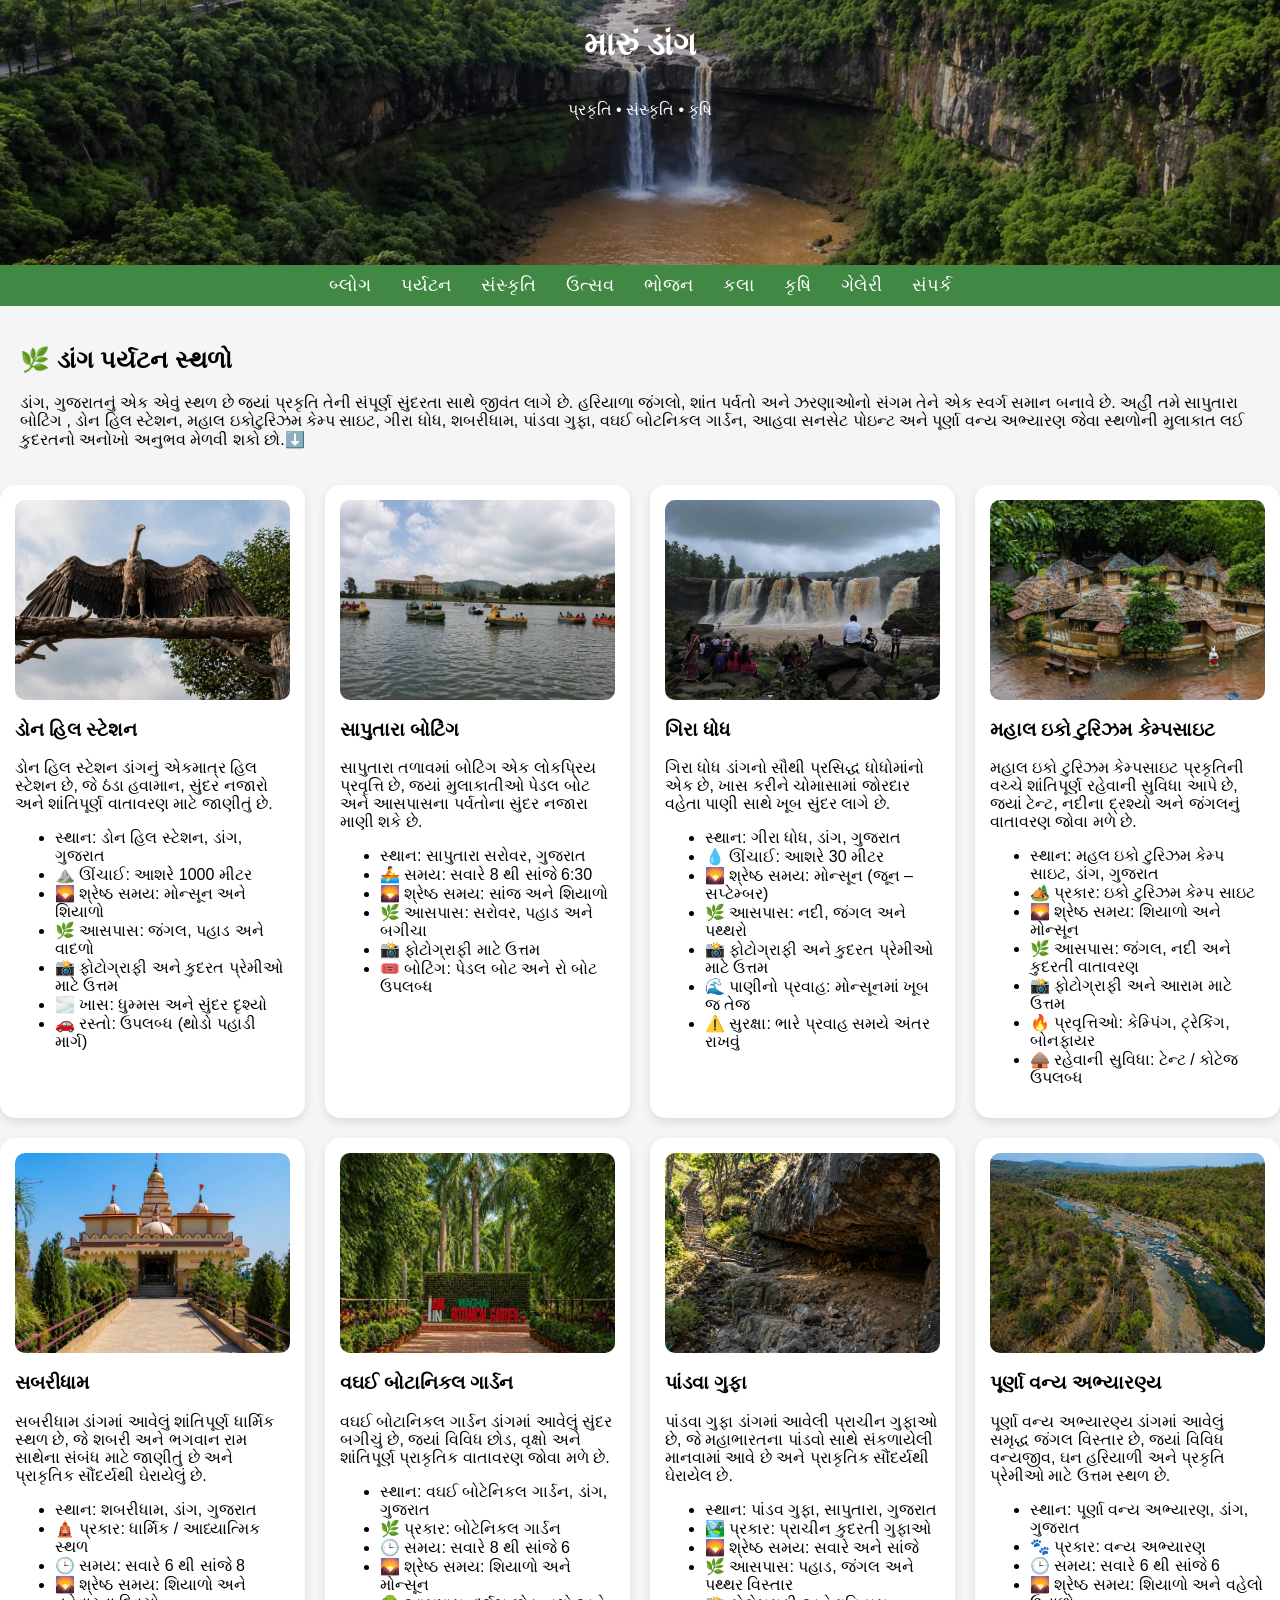
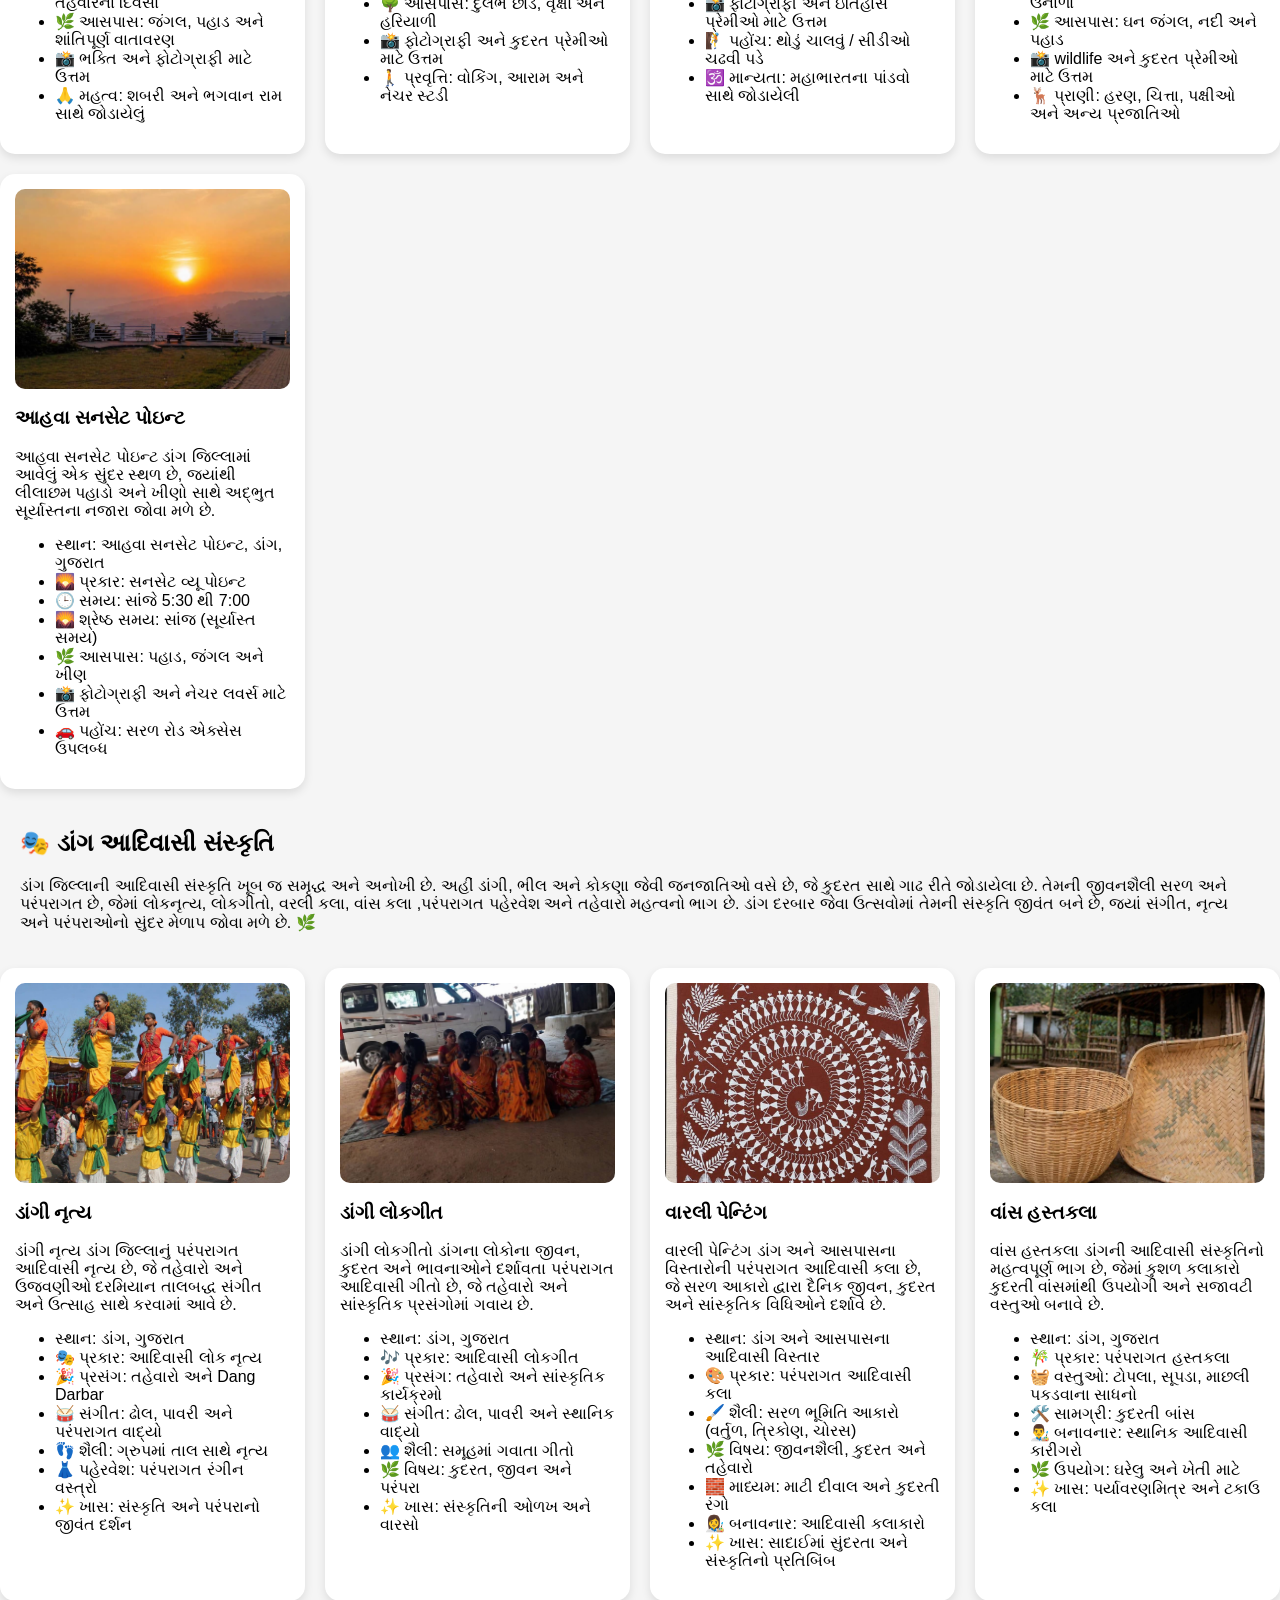
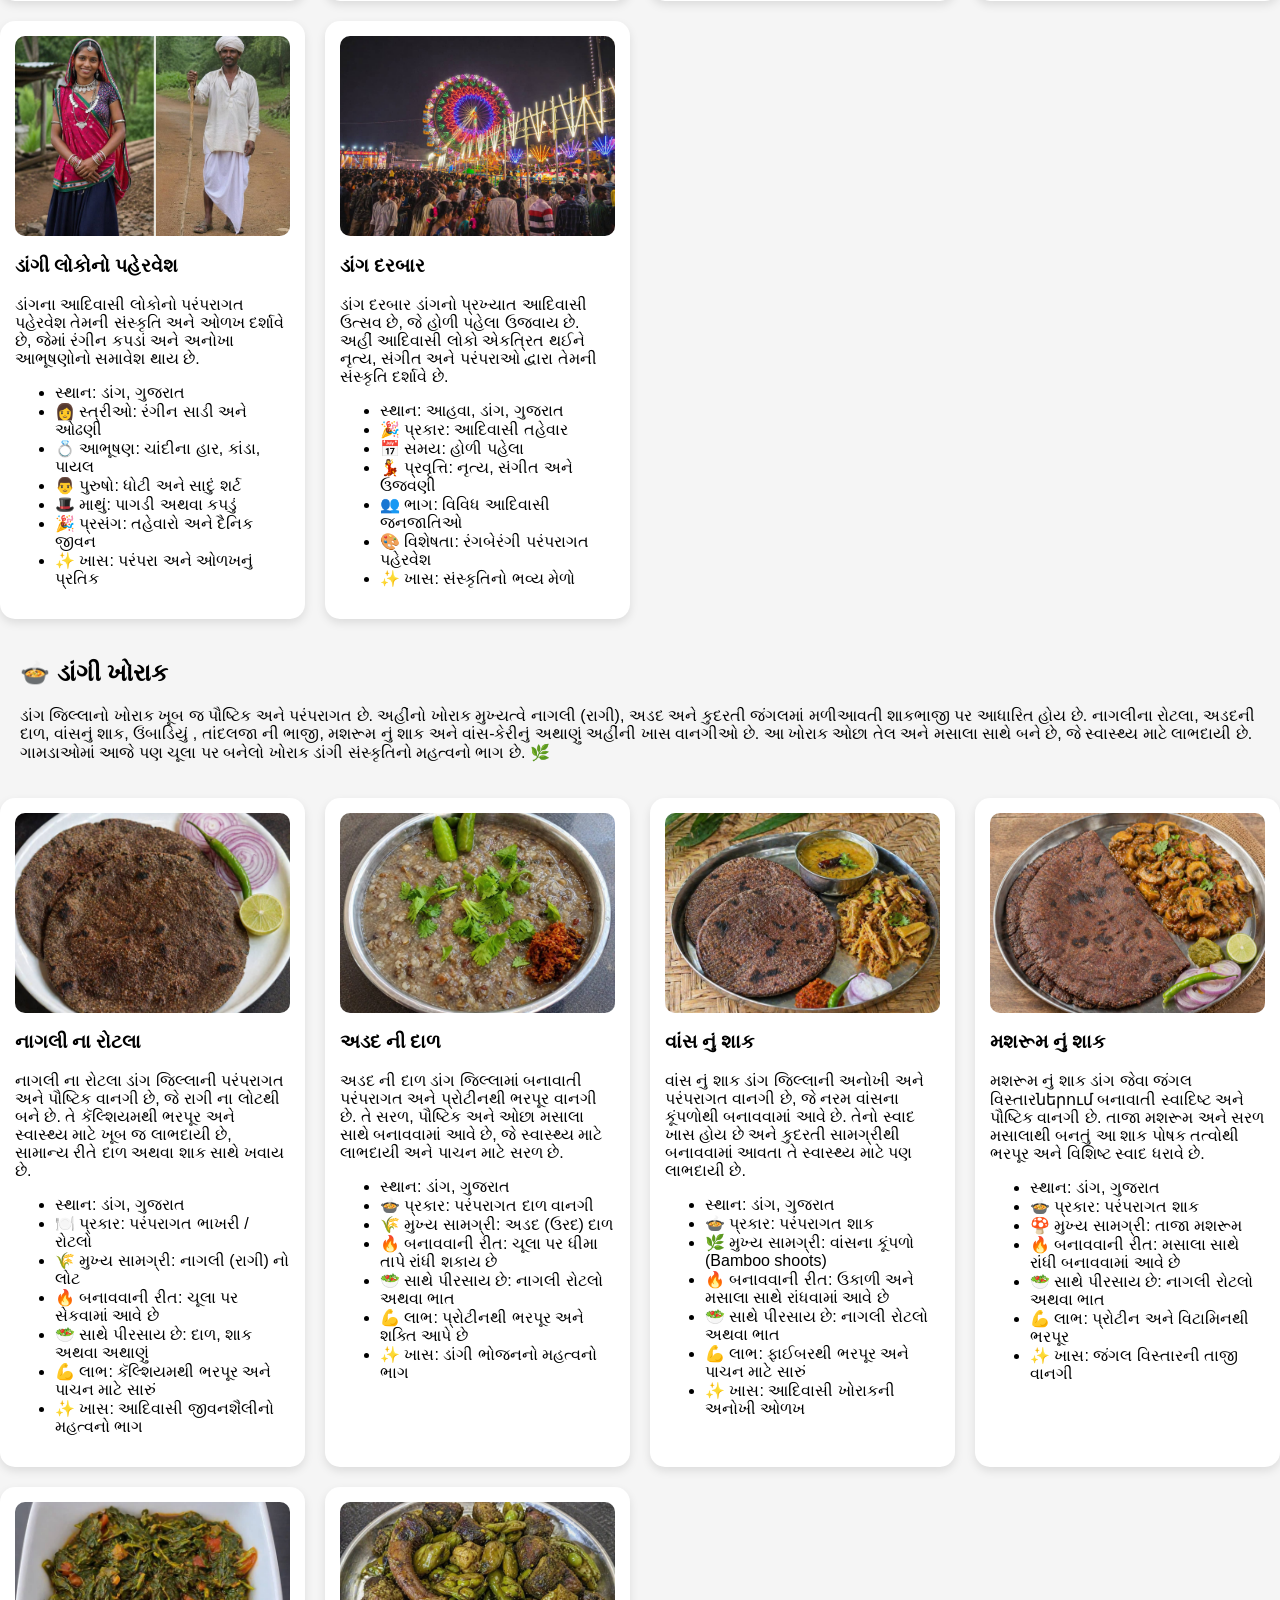
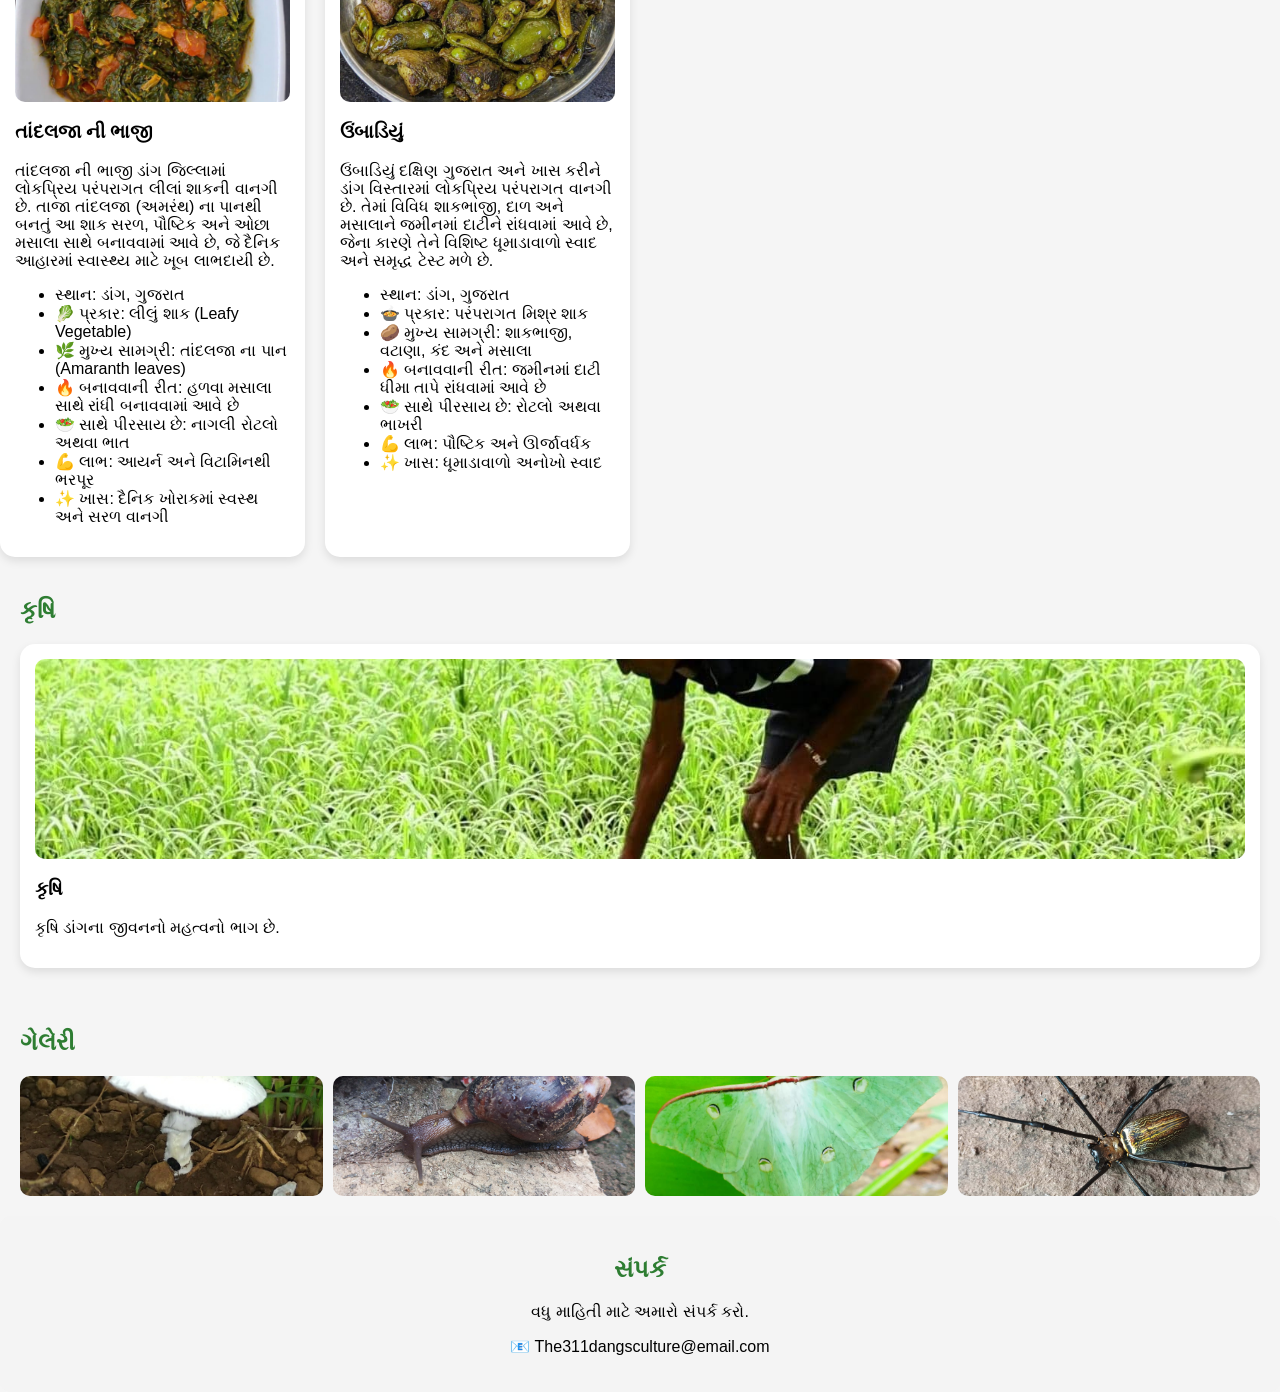
<file: index.html>
<!DOCTYPE html>
<html lang="en">
<head>
<meta charset="UTF-8">
<meta name="viewport" content="width=device-width, initial-scale=1.0">
<meta name="google-site-verification" content="p98OnJxwH-aZrno6Wawo-xqWPZdiuAOjghtSSzNsqsw" />
<title>Maru Dang</title>
<link rel="stylesheet" href="styles.css">

<style>
.lang-btn{
    position: fixed;
    top: 10px;
    right: 10px;
    background: red;
    color: white;
    padding: 8px 12px;
    border: none;
    border-radius: 8px;
}
</style>

</head>

<body>

<!-- 🌐 Language Button -->
<button onclick="toggleLanguage()" class="lang-btn" id="langBtn">ગુજરાતી</button>

<header>
    <h1 data-en="Maru Dang" data-gu="મારું ડાંગ">Maru Dang</h1>
    <p data-en="Nature • Culture • Agriculture" 
       data-gu="પ્રકૃતિ • સંસ્કૃતિ • કૃષિ">
       Nature • Culture • Agriculture
    </p>
</header>

<nav>
    
    <div class="girmal"></div>
    <a href="blog.html" data-en="Blog" data-gu="બ્લોગ">Blog</a>
    <a href="#tourism" data-en="Tourism" data-gu="પર્યટન">Tourism</a>
    <a href="#culture" data-en="Culture" data-gu="સંસ્કૃતિ">Culture</a>
    <a href="#festival" data-en="Festival" data-gu="ઉત્સવ">Festival</a>
    <a href="#food" data-en="Food" data-gu="ભોજન">Food</a>
    <a href="#art" data-en="Art" data-gu="કલા">Art</a>
    <a href="#agriculture" data-en="Agriculture" data-gu="કૃષિ">Agriculture</a>
    <a href="#gallery" data-en="Gallery" data-gu="ગેલેરી">Gallery</a>
    <a href="#contact" data-en="Contact" data-gu="સંપર્ક">Contact</a>
</nav>

<!-- TOURISM -->
<section class="tourism-section">
    <h1 id="title"
        data-gu="🌿 ડાંગ પર્યટન સ્થળો"
        data-en="🌿 DANG TOURISM PLACES">
        🌿 ડાંગ પર્યટન
    </h1>
    
    <p id="desc"
       data-gu="ડાંગ, ગુજરાતનું એક એવું સ્થળ છે જ્યાં પ્રકૃતિ તેની સંપૂર્ણ સુંદરતા સાથે જીવંત લાગે છે. હરિયાળા જંગલો, શાંત પર્વતો અને ઝરણાઓનો સંગમ તેને એક સ્વર્ગ સમાન બનાવે છે. અહીં તમે સાપુતારા બોટિંગ , ડોન હિલ સ્ટેશન, મહાલ ઇકોટુરિઝમ કેમ્પ સાઇટ, ગીરા ધોધ, શબરીધામ, પાંડવા ગુફા, વઘઈ બોટનિકલ ગાર્ડન, આહવા સનસેટ પોઇન્ટ અને પૂર્ણા વન્ય અભ્યારણ જેવા સ્થળોની મુલાકાત લઈ કુદરતનો અનોખો અનુભવ મેળવી શકો છો.⬇️"
       
       data-en="Dang is a beautiful destination in Gujarat where nature feels alive. Lush green forests, peaceful hills, and waterfalls make it a paradise. Saputara Boating,Don Hill Station,Mahal Ecotourism Camp Site, Gira Waterfalls, Sabaridham,Pandava Caves, Waghi Botanical Garden,Ahwa Sunset Point અને Purna Wildlife Sanctuary You can get a unique experience of nature by visiting places like...⬇️">
       
       ડાંગ, ગુજરાતનું એક એવું સ્થળ છે જ્યાં પ્રકૃતિ તેની સંપૂર્ણ સુંદરતા સાથે જીવંત લાગે છે...
    </p>

</section>
  

<div class="card-container">
    <div class="card">
    <img src="hill.jpg" alt="Don Hill Station">

    <h3 data-en="Don Hill Station" data-gu="ડોન હિલ સ્ટેશન">
        Don Hill Station
    </h3>

    <p data-en="Don Hill Station is the only hill station in Dang, known for its cool climate, scenic views, and peaceful environment."
       data-gu="ડોન હિલ સ્ટેશન ડાંગનું એકમાત્ર હિલ સ્ટેશન છે, જે ઠંડા હવામાન, સુંદર નજારો અને શાંતિપૂર્ણ વાતાવરણ માટે જાણીતું છે.">
    </p>
        <ul class="info-list">
    <li data-en="Location: Don Hill Station, Dang, Gujarat" data-gu="સ્થાન: ડોન હિલ સ્ટેશન, ડાંગ, ગુજરાત">📍 સ્થાન: ડોન હિલ સ્ટેશન, ડાંગ, ગુજરાત</li>
    <li>⛰️ ઊંચાઈ: આશરે 1000 મીટર</li>
    <li>🌄 શ્રેષ્ઠ સમય: મોન્સૂન અને શિયાળો</li>
    <li>🌿 આસપાસ: જંગલ, પહાડ અને વાદળો</li>
    <li>📸 ફોટોગ્રાફી અને કુદરત પ્રેમીઓ માટે ઉત્તમ</li>
    <li>🌫️ ખાસ: ધુમ્મસ અને સુંદર દૃશ્યો</li>
    <li>🚗 રસ્તો: ઉપલબ્ધ (થોડો પહાડી માર્ગ)</li>
        </ul>
    </div>
    
<div class="card">
<img src="saputaraboat.jpg">
<h3 data-en="Saputara Boating" data-gu="સાપુતારા બોટિંગ">Saputara Boating</h3>
<p data-en="Saputara Lake boating is a popular activity where visitors can enjoy paddle boats and scenic lake views surrounded by hills."
       data-gu="સાપુતારા તળાવમાં બોટિંગ એક લોકપ્રિય પ્રવૃત્તિ છે, જ્યાં મુલાકાતીઓ પેડલ બોટ અને આસપાસના પર્વતોના સુંદર નજારા માણી શકે છે.">
    </p>
    <ul class="info-list">
    <li data-en="Location: Saputara Lake, Gujarat" data-gu="સ્થાન: સાપુતારા સરોવર, ગુજરાત">📍 સ્થાન: સાપુતારા સરોવર, ગુજરાત</li>
    <li>🚣 સમય: સવારે 8 થી સાંજે 6:30</li>
    <li>🌄 શ્રેષ્ઠ સમય: સાંજ અને શિયાળો</li>
    <li>🌿 આસપાસ: સરોવર, પહાડ અને બગીચા</li>
    <li>📸 ફોટોગ્રાફી માટે ઉત્તમ</li>
    <li>🎟️ બોટિંગ: પેડલ બોટ અને રો બોટ ઉપલબ્ધ</li>
    </ul>
</div>

<div class="card">
<img src="gira.jpg">
<h3 data-en="Gira Waterfall" data-gu="ગિરા ધોધ">Gira Waterfall</h3>
<p data-en="Gira Waterfall is one of the most famous waterfalls in Dang, especially beautiful during the monsoon season with strong flowing water."
       data-gu="ગિરા ધોધ ડાંગનો સૌથી પ્રસિદ્ધ ધોધોમાંનો એક છે, ખાસ કરીને ચોમાસામાં જોરદાર વહેતા પાણી સાથે ખૂબ સુંદર લાગે છે.">
    </p>
    <ul class="info-list">
    <li data-en="Location: Gira Waterfall, Dang, Gujarat" data-gu="સ્થાન: ગીરા ધોધ, ડાંગ, ગુજરાત">📍 સ્થાન: ગીરા ધોધ, ડાંગ, ગુજરાત</li>
    <li>💧 ઊંચાઈ: આશરે 30 મીટર</li>
    <li>🌄 શ્રેષ્ઠ સમય: મોન્સૂન (જૂન – સપ્ટેમ્બર)</li>
    <li>🌿 આસપાસ: નદી, જંગલ અને પથ્થરો</li>
    <li>📸 ફોટોગ્રાફી અને કુદરત પ્રેમીઓ માટે ઉત્તમ</li>
    <li>🌊 પાણીનો પ્રવાહ: મોન્સૂનમાં ખૂબ જ તેજ</li>
    <li>⚠️ સુરક્ષા: ભારે પ્રવાહ સમયે અંતર રાખવું</li>
    </ul>
</div>
    
  <div class="card">
  <img src="mahal.jpg" alt="Mahal Eco Tourism Campsite">

  <h3 data-en="Mahal Eco Tourism Campsite" data-gu="મહાલ ઇકો ટુરિઝમ કેમ્પસાઇટ">
        Mahal Eco Tourism Campsite
    </h3>

    <p data-en="Mahal Eco Tourism Campsite offers a peaceful stay in nature with tents, river views, and forest surroundings, perfect for eco-tourism lovers."
       data-gu="મહાલ ઇકો ટુરિઝમ કેમ્પસાઇટ પ્રકૃતિની વચ્ચે શાંતિપૂર્ણ રહેવાની સુવિધા આપે છે, જ્યાં ટેન્ટ, નદીના દ્રશ્યો અને જંગલનું વાતાવરણ જોવા મળે છે.">
    </p>
      <ul class="info-list">
    <li data-en="Location: Mahal Eco Tourism Camp Site, Dang, Gujarat" data-gu="સ્થાન: મહલ ઇકો ટુરિઝમ કેમ્પ સાઇટ, ડાંગ, ગુજરાત">📍 સ્થાન: મહલ ઇકો ટુરિઝમ કેમ્પ સાઇટ, ડાંગ, ગુજરાત</li>
    <li>🏕️ પ્રકાર: ઇકો ટુરિઝમ કેમ્પ સાઇટ</li>
    <li>🌄 શ્રેષ્ઠ સમય: શિયાળો અને મોન્સૂન</li>
    <li>🌿 આસપાસ: જંગલ, નદી અને કુદરતી વાતાવરણ</li>
    <li>📸 ફોટોગ્રાફી અને આરામ માટે ઉત્તમ</li>
    <li>🔥 પ્રવૃત્તિઓ: કેમ્પિંગ, ટ્રેકિંગ, બોનફાયર</li>
    <li>🛖 રહેવાની સુવિધા: ટેન્ટ / કોટેજ ઉપલબ્ધ</li>
      </ul>
  </div>  
    
  <div class="card">
  <img src="sabaridham.jpg" alt="Sabaridham">

  <h3 data-en="Sabaridham" data-gu="સબરીધામ">
        Sabaridham
    </h3>

    <p data-en="Sabaridham is a peaceful religious site in Dang, known for its connection with Shabari and Lord Rama, surrounded by natural beauty."
       data-gu="સબરીધામ ડાંગમાં આવેલું શાંતિપૂર્ણ ધાર્મિક સ્થળ છે, જે શબરી અને ભગવાન રામ સાથેના સંબંધ માટે જાણીતું છે અને પ્રાકૃતિક સૌંદર્યથી ઘેરાયેલું છે.">
    </p>
      <ul class="info-list">
    <li data-en="Location: Sabaridham, Dang, Gujarat" data-gu="સ્થાન: શબરીધામ, ડાંગ, ગુજરાત">📍 સ્થાન: શબરીધામ, ડાંગ, ગુજરાત</li>
    <li>🛕 પ્રકાર: ધાર્મિક / આધ્યાત્મિક સ્થળ</li>
    <li>🕒 સમય: સવારે 6 થી સાંજે 8</li>
    <li>🌄 શ્રેષ્ઠ સમય: શિયાળો અને તહેવારના દિવસો</li>
    <li>🌿 આસપાસ: જંગલ, પહાડ અને શાંતિપૂર્ણ વાતાવરણ</li>
    <li>📸 ભક્તિ અને ફોટોગ્રાફી માટે ઉત્તમ</li>
    <li>🙏 મહત્વ: શબરી અને ભગવાન રામ સાથે જોડાયેલું</li>
      </ul>
    </div>
    
    <div class="card">
    <img src="waghai.jpg" alt="Waghai Botanical Garden">

    <h3 data-en="Waghai Botanical Garden" data-gu="વઘઈ બોટાનિકલ ગાર્ડન">
        Waghai Botanical Garden
    </h3>

    <p data-en="Waghai Botanical Garden is a beautiful garden in Dang, featuring a wide variety of plants, trees, and a peaceful natural environment for visitors."
       data-gu="વઘઈ બોટાનિકલ ગાર્ડન ડાંગમાં આવેલું સુંદર બગીચું છે, જ્યાં વિવિધ છોડ, વૃક્ષો અને શાંતિપૂર્ણ પ્રાકૃતિક વાતાવરણ જોવા મળે છે.">
    </p>
      <ul class="info-list">
    <li data-en="Location: Waghai Botanical Garden, Dang, Gujarat" data-gu="સ્થાન: વઘઈ બોટેનિકલ ગાર્ડન, ડાંગ, ગુજરાત">📍 સ્થાન: વઘઈ બોટેનિકલ ગાર્ડન, ડાંગ, ગુજરાત</li>
    <li>🌿 પ્રકાર: બોટેનિકલ ગાર્ડન</li>
    <li>🕒 સમય: સવારે 8 થી સાંજે 6</li>
    <li>🌄 શ્રેષ્ઠ સમય: શિયાળો અને મોન્સૂન</li>
    <li>🌳 આસપાસ: દુર્લભ છોડ, વૃક્ષો અને હરિયાળી</li>
    <li>📸 ફોટોગ્રાફી અને કુદરત પ્રેમીઓ માટે ઉત્તમ</li>
    <li>🚶 પ્રવૃત્તિ: વોકિંગ, આરામ અને નેચર સ્ટડી</li>
      </ul>  
    </div>
    
    <div class="card">
    <img src="pandava.jpg" alt="Pandava Caves">

    <h3 data-en="Pandava Caves" data-gu="પાંડવા ગુફા">
        Pandava Caves
    </h3>

    <p data-en="Pandava Caves are ancient caves in Dang believed to be associated with the Pandavas from the Mahabharata, surrounded by natural beauty."
       data-gu="પાંડવા ગુફા ડાંગમાં આવેલી પ્રાચીન ગુફાઓ છે, જે મહાભારતના પાંડવો સાથે સંકળાયેલી માનવામાં આવે છે અને પ્રાકૃતિક સૌંદર્યથી ઘેરાયેલ છે.">
    </p>
      <ul class="info-list">
    <li data-en="Location: Pandava Caves, Saputara, Gujarat" data-gu="સ્થાન: પાંડવ ગુફા, સાપુતારા, ગુજરાત">📍 સ્થાન: પાંડવ ગુફા, સાપુતારા, ગુજરાત</li>
    <li>🏞️ પ્રકાર: પ્રાચીન કુદરતી ગુફાઓ</li>
    <li>🌄 શ્રેષ્ઠ સમય: સવારે અને સાંજે</li>
    <li>🌿 આસપાસ: પહાડ, જંગલ અને પથ્થર વિસ્તાર</li>
    <li>📸 ફોટોગ્રાફી અને ઇતિહાસ પ્રેમીઓ માટે ઉત્તમ</li>
    <li>🧗 પહોંચ: થોડું ચાલવું / સીડીઓ ચઢવી પડે</li>
    <li>🕉️ માન્યતા: મહાભારતના પાંડવો સાથે જોડાયેલી</li>
      </ul>  
    </div>
    
    <div class="card">
<img src="purna.jpg" alt="Purna Wildlife Sanctuary">

    <h3 data-en="Purna Wildlife Sanctuary" data-gu="પૂર્ણા વન્ય અભ્યારણ્ય">
        Purna Wildlife Sanctuary
    </h3>

    <p data-en="Purna Wildlife Sanctuary is a rich forest area in Dang, home to diverse wildlife, dense greenery, and ideal for nature and wildlife lovers."
       data-gu="પૂર્ણા વન્ય અભ્યારણ્ય ડાંગમાં આવેલું સમૃદ્ધ જંગલ વિસ્તાર છે, જ્યાં વિવિધ વન્યજીવ, ઘન હરિયાળી અને પ્રકૃતિ પ્રેમીઓ માટે ઉત્તમ સ્થળ છે.">
    </p>
       <ul class="info-list">
    <li data-en="Location: Purna Wildlife Sanctuary, Dang, Gujarat" data-gu="સ્થાન: પૂર્ણા વન્ય અભ્યારણ, ડાંગ, ગુજરાત">📍 સ્થાન: પૂર્ણા વન્ય અભ્યારણ, ડાંગ, ગુજરાત</li>
    <li>🐾 પ્રકાર: વન્ય અભ્યારણ</li>
    <li>🕒 સમય: સવારે 6 થી સાંજે 6</li>
    <li>🌄 શ્રેષ્ઠ સમય: શિયાળો અને વહેલો ઉનાળો</li>
    <li>🌿 આસપાસ: ઘન જંગલ, નદી અને પહાડ</li>
    <li>📸 wildlife અને કુદરત પ્રેમીઓ માટે ઉત્તમ</li>
    <li>🦌 પ્રાણી: હરણ, ચિત્તા, પક્ષીઓ અને અન્ય પ્રજાતિઓ</li>
       </ul> 
    </div>
    
    <div class="card">
    <img src="sunset.jpg" alt="Ahwa Sunset Point" class="card-img">

    <h3 data-en="Ahwa Sunset Point" data-gu="આહવા સનસેટ પોઇન્ટ">
        આહવા સનસેટ પોઇન્ટ
    </h3>

    <p data-en="Ahwa Sunset Point is one of the most beautiful viewpoints in Dang district, Gujarat. It offers breathtaking sunset views with lush green hills and valleys."
       data-gu="આહવા સનસેટ પોઇન્ટ ડાંગ જિલ્લામાં આવેલું એક સુંદર સ્થળ છે, જ્યાંથી લીલાછમ પહાડો અને ખીણો સાથે અદ્ભુત સૂર્યાસ્તના નજારા જોવા મળે છે.">
        આહવા સનસેટ પોઇન્ટ ડાંગ જિલ્લામાં આવેલું એક સુંદર સ્થળ છે, જ્યાંથી લીલાછમ પહાડો અને ખીણો સાથે અદ્ભુત સૂર્યાસ્તના નજારા જોવા મળે છે.
    </p>

    <ul class="info-list">
    <li data-en="Location: Ahwa Sunset Point, Dang, Gujarat" data-gu="સ્થાન: આહવા સનસેટ પોઇન્ટ, ડાંગ, ગુજરાત">📍 સ્થાન: આહવા સનસેટ પોઇન્ટ, ડાંગ, ગુજરાત</li>
    <li>🌄 પ્રકાર: સનસેટ વ્યૂ પોઇન્ટ</li>
    <li>🕒 સમય: સાંજે 5:30 થી 7:00</li>
    <li>🌄 શ્રેષ્ઠ સમય: સાંજ (સૂર્યાસ્ત સમય)</li>
    <li>🌿 આસપાસ: પહાડ, જંગલ અને ખીણ</li>
    <li>📸 ફોટોગ્રાફી અને નેચર લવર્સ માટે ઉત્તમ</li>
    <li>🚗 પહોંચ: સરળ રોડ એક્સેસ ઉપલબ્ધ</li>
    </ul>

    </div>
</div>
</section>

<!-- CULTURE -->
<section class="tourism-section">
    <h1 id="title"
        data-gu="🎭 ડાંગ આદિવાસી સંસ્કૃતિ"
        data-en="🎭 Dang Tribal Culture">
        🎭 ડાંગ આદિવાસી સંસ્કૃતિ
    </h1>
    
    <p id="desc"
       data-gu="ડાંગ જિલ્લાની આદિવાસી સંસ્કૃતિ ખૂબ જ સમૃદ્ધ અને અનોખી છે. અહીં ડાંગી, ભીલ અને કોકણા જેવી જનજાતિઓ વસે છે, જે કુદરત સાથે ગાઢ રીતે જોડાયેલા છે. તેમની જીવનશૈલી સરળ અને પરંપરાગત છે, જેમાં લોકનૃત્ય, લોકગીતો, વરલી કલા, વાંસ કલા ,પરંપરાગત પહેરવેશ અને તહેવારો મહત્વનો ભાગ છે. ડાંગ દરબાર જેવા ઉત્સવોમાં તેમની સંસ્કૃતિ જીવંત બને છે, જ્યાં સંગીત, નૃત્ય અને પરંપરાઓનો સુંદર મેળાપ જોવા મળે છે. 🌿"
       
       data-en="The tribal culture of Dang district is rich and unique. Tribes like Dangi, Bhil, and Kokna live here, closely connected with nature. Their lifestyle is simple and traditional, including folk dances, songs, Warli art, Bamboo Craft ,traditional dress, and festivals. Events like Dang Darbar showcase their vibrant culture with music, dance, and traditions coming together beautifully. 🌿">
       
       ડાંગ જિલ્લાની આદિવાસી સંસ્કૃતિ ખૂબ જ સમૃદ્ધ અને અનોખી છે...
    </p>

</section>

<div class="card-container">
<div class="card">
    <img src="dangi.jpg" alt="Dance of the Dang">

    <h3 data-en="Dance of the Dang" data-gu="ડાંગી નૃત્ય">
        Dance of the Dang 
    </h3>

    <p data-en="Dangi Dance is a traditional tribal dance of Dang district, performed during festivals and celebrations with rhythmic music and vibrant energy."
       data-gu="ડાંગી નૃત્ય ડાંગ જિલ્લાનું પરંપરાગત આદિવાસી નૃત્ય છે, જે તહેવારો અને ઉજવણીઓ દરમિયાન તાલબદ્ધ સંગીત અને ઉત્સાહ સાથે કરવામાં આવે છે.">
    </p>

    <ul class="info-list">
        <li data-en="Location: Dang, Gujarat" data-gu="સ્થાન: ડાંગ, ગુજરાત">📍 સ્થાન: ડાંગ, ગુજરાત</li>
        <li>🎭 પ્રકાર: આદિવાસી લોક નૃત્ય</li>
        <li>🎉 પ્રસંગ: તહેવારો અને Dang Darbar</li>
        <li>🥁 સંગીત: ઢોલ, પાવરી અને પરંપરાગત વાદ્યો</li>
        <li>👣 શૈલી: ગ્રુપમાં તાલ સાથે નૃત્ય</li>
        <li>👗 પહેરવેશ: પરંપરાગત રંગીન વસ્ત્રો</li>
        <li>✨ ખાસ: સંસ્કૃતિ અને પરંપરાનો જીવંત દર્શન</li>
    </ul>
</div>
    <div class="card">  
    <img src="song.jpg" alt="Dangi Folk Song">  

    <h3 data-en="Dangi Folk Song" data-gu="ડાંગી લોકગીત">  
        Dangi Folk Song 
    </h3>  

    <p data-en="Dang folk songs are traditional tribal songs that reflect the life, nature, and emotions of the people of Dang, often sung during festivals and cultural events."  
       data-gu="ડાંગી લોકગીતો ડાંગના લોકોના જીવન, કુદરત અને ભાવનાઓને દર્શાવતા પરંપરાગત આદિવાસી ગીતો છે, જે તહેવારો અને સાંસ્કૃતિક પ્રસંગોમાં ગવાય છે.">  
    </p>  

    <ul class="info-list">  
        <li data-en="Location: Dang, Gujarat" data-gu="સ્થાન: ડાંગ, ગુજરાત">📍 સ્થાન: ડાંગ, ગુજરાત</li>  
        <li>🎶 પ્રકાર: આદિવાસી લોકગીત</li>  
        <li>🎉 પ્રસંગ: તહેવારો અને સાંસ્કૃતિક કાર્યક્રમો</li>  
        <li>🥁 સંગીત: ઢોલ, પાવરી અને સ્થાનિક વાદ્યો</li>  
        <li>👥 શૈલી: સમૂહમાં ગવાતા ગીતો</li>  
        <li>🌿 વિષય: કુદરત, જીવન અને પરંપરા</li>  
        <li>✨ ખાસ: સંસ્કૃતિની ઓળખ અને વારસો</li>  
    </ul>  
    </div>
    <div class="card">  
    <img src="warliart.jpg" alt="Warli Painting">  

    <h3 data-en="Warli Painting" data-gu="વારલી પેન્ટિંગ">  
        Warli Painting  
    </h3>  

    <p data-en="Warli painting is a traditional tribal art form of Dang and nearby regions, known for its simple geometric shapes that depict daily life, nature, and cultural rituals."  
       data-gu="વારલી પેન્ટિંગ ડાંગ અને આસપાસના વિસ્તારોની પરંપરાગત આદિવાસી કલા છે, જે સરળ આકારો દ્વારા દૈનિક જીવન, કુદરત અને સાંસ્કૃતિક વિધિઓને દર્શાવે છે.">  
    </p>  

    <ul class="info-list">  
        <li data-en="Location: Dang & nearby tribal regions" data-gu="સ્થાન: ડાંગ અને આસપાસના આદિવાસી વિસ્તાર">📍 સ્થાન: ડાંગ અને આસપાસના આદિવાસી વિસ્તાર</li>  
        <li>🎨 પ્રકાર: પરંપરાગત આદિવાસી કલા</li>  
        <li>🖌️ શૈલી: સરળ ભૂમિતિ આકારો (વર્તુળ, ત્રિકોણ, ચોરસ)</li>  
        <li>🌿 વિષય: જીવનશૈલી, કુદરત અને તહેવારો</li>  
        <li>🧱 માધ્યમ: માટી દીવાલ અને કુદરતી રંગો</li>  
        <li>👩‍🎨 બનાવનાર: આદિવાસી કલાકારો</li>  
        <li>✨ ખાસ: સાદાઈમાં સુંદરતા અને સંસ્કૃતિનો પ્રતિબિંબ</li>  
    </ul>  
    </div>
    <div class="card">  
    <img src="bamboo-craft.jpg" alt="Bamboo Craft">  

    <h3 data-en="Bamboo Craft" data-gu="વાંસ હસ્તકલા">  
        Bamboo Craft  
    </h3>  

    <p data-en="Bamboo craft is an important part of Dang tribal culture, where skilled artisans create useful and decorative items using natural bamboo."  
       data-gu="વાંસ હસ્તકલા ડાંગની આદિવાસી સંસ્કૃતિનો મહત્વપૂર્ણ ભાગ છે, જેમાં કુશળ કલાકારો કુદરતી વાંસમાંથી ઉપયોગી અને સજાવટી વસ્તુઓ બનાવે છે.">  
    </p>  

    <ul class="info-list">  
        <li data-en="Location: Dang, Gujarat" data-gu="સ્થાન: ડાંગ, ગુજરાત">📍 સ્થાન: ડાંગ, ગુજરાત</li>  
        <li>🎋 પ્રકાર: પરંપરાગત હસ્તકલા</li>  
        <li>🧺 વસ્તુઓ: ટોપલા, સૂપડા, માછલી પકડવાના સાધનો</li>  
        <li>🛠️ સામગ્રી: કુદરતી બાંસ</li>  
        <li>👨‍🎨 બનાવનાર: સ્થાનિક આદિવાસી કારીગરો</li>  
        <li>🌿 ઉપયોગ: ઘરેલુ અને ખેતી માટે</li>  
        <li>✨ ખાસ: પર્યાવરણમિત્ર અને ટકાઉ કલા</li>  
    </ul>  
    </div>
    <div class="card">  
    <img src="dress.jpg" alt="Dangi Traditional Dress">  

    <h3 data-en="Dangi Traditional Dress" data-gu="ડાંગી લોકોનો પહેરવેશ">  
        Dangi Traditional Dress  
    </h3>  

    <p data-en="The traditional dress of Dang tribal people reflects their culture and identity, with colorful clothing and unique ornaments worn during daily life and festivals."  
       data-gu="ડાંગના આદિવાસી લોકોનો પરંપરાગત પહેરવેશ તેમની સંસ્કૃતિ અને ઓળખ દર્શાવે છે, જેમાં રંગીન કપડાં અને અનોખા આભૂષણોનો સમાવેશ થાય છે.">  
    </p>  

    <ul class="info-list">  
        <li data-en="Location: Dang, Gujarat" data-gu="સ્થાન: ડાંગ, ગુજરાત">📍 સ્થાન: ડાંગ, ગુજરાત</li>  
        <li>👩 સ્ત્રીઓ: રંગીન સાડી અને ઓઢણી</li>  
        <li>💍 આભૂષણ: ચાંદીના હાર, કાંડા, પાયલ</li>  
        <li>👨 પુરુષો: ધોટી અને સાદું શર્ટ</li>  
        <li>🎩 માથું: પાગડી અથવા કપડું</li>  
        <li>🎉 પ્રસંગ: તહેવારો અને દૈનિક જીવન</li>  
        <li>✨ ખાસ: પરંપરા અને ઓળખનું પ્રતિક</li>  
    </ul>  
    </div>
    <div class="card">  
    <img src="darbar.jpg" alt="Dang Darbar">  

    <h3 data-en="Dang Darbar" data-gu="ડાંગ દરબાર">  
        Dang Darbar  
    </h3>  

    <p data-en="Dang Darbar is a famous tribal festival of Dang, celebrated before Holi, where tribal communities gather to showcase their culture through dance, music, and traditions."  
       data-gu="ડાંગ દરબાર ડાંગનો પ્રખ્યાત આદિવાસી ઉત્સવ છે, જે હોળી પહેલા ઉજવાય છે. અહીં આદિવાસી લોકો એકત્રિત થઈને નૃત્ય, સંગીત અને પરંપરાઓ દ્વારા તેમની સંસ્કૃતિ દર્શાવે છે.">  
    </p>  

    <ul class="info-list">  
        <li data-en="Location: Ahwa, Dang, Gujarat" data-gu="સ્થાન: આહવા, ડાંગ, ગુજરાત">📍 સ્થાન: આહવા, ડાંગ, ગુજરાત</li>  
        <li>🎉 પ્રકાર: આદિવાસી તહેવાર</li>  
        <li>📅 સમય: હોળી પહેલા</li>  
        <li>💃 પ્રવૃત્તિ: નૃત્ય, સંગીત અને ઉજવણી</li>  
        <li>👥 ભાગ: વિવિધ આદિવાસી જનજાતિઓ</li>  
        <li>🎨 વિશેષતા: રંગબેરંગી પરંપરાગત પહેરવેશ</li>  
        <li>✨ ખાસ: સંસ્કૃતિનો ભવ્ય મેળો</li>  
    </ul>  
    </div>
</div>
</section>

<!-- FOOD -->
<section class="food-section">
    <h1 id="food-title"
        data-gu="🍲 ડાંગી ખોરાક"
        data-en="🍲 Dang Food">
        🍲 ડાંગી ખોરાક
    </h1>
    
    <p id="food-desc"
       data-gu="ડાંગ જિલ્લાનો ખોરાક ખૂબ જ પૌષ્ટિક અને પરંપરાગત છે. અહીંનો ખોરાક મુખ્યત્વે નાગલી (રાગી), અડદ અને કુદરતી જંગલમાં મળીઆવતી શાકભાજી પર આધારિત હોય છે. નાગલીના રોટલા, અડદની દાળ, વાંસનું શાક, ઉંબાડિયું , તાંદલજા ની ભાજી, મશરૂમ નું શાક અને વાંસ-કેરીનું અથાણું અહીંની ખાસ વાનગીઓ છે. આ ખોરાક ઓછા તેલ અને મસાલા સાથે બને છે, જે સ્વાસ્થ્ય માટે લાભદાયી છે. ગામડાઓમાં આજે પણ ચૂલા પર બનેલો ખોરાક ડાંગી સંસ્કૃતિનો મહત્વનો ભાગ છે. 🌿"
       
       data-en="The food of Dang district is highly nutritious and traditional. The food here is mainly based on nagli (ragi), urad and vegetables found in the natural forest. Nagli rotla, urad dal, bamboo salad, umbadiyu, tandalja bhaji, mushroom salad and bamboo-mango pickle are the special dishes here. This food is prepared with less oil and spices, which is beneficial for health. Even today in villages, food cooked on the stove is an important part of the Dangi culture. 🌿"
       
       ડાંગ જિલ્લાનો ખોરાક ખૂબ જ પૌષ્ટિક અને પરંપરાગત છે...
    </p>

</section>
    <div class="card-container">
<div class="card">
    <img src="rotla.jpg" alt="Nagli Rotla">

    <h3 data-en="Nagli Rotla" data-gu="નાગલી ના રોટલા">
        Nagli Rotla
    </h3>

    <p data-en="Nagli Rotla is a traditional and nutritious flatbread made from ragi flour, widely consumed in Dang district. It is healthy, rich in calcium, and usually served with dal or vegetables."
       data-gu="નાગલી ના રોટલા ડાંગ જિલ્લાની પરંપરાગત અને પૌષ્ટિક વાનગી છે, જે રાગી ના લોટથી બને છે. તે કૅલ્શિયમથી ભરપૂર અને સ્વાસ્થ્ય માટે ખૂબ જ લાભદાયી છે, સામાન્ય રીતે દાળ અથવા શાક સાથે ખવાય છે.">
    </p>

    <ul class="info-list">
        <li data-en="Location: Dang, Gujarat" data-gu="સ્થાન: ડાંગ, ગુજરાત">📍 સ્થાન: ડાંગ, ગુજરાત</li>
        <li>🍽️ પ્રકાર: પરંપરાગત ભાખરી / રોટલો</li>
        <li>🌾 મુખ્ય સામગ્રી: નાગલી (રાગી) નો લોટ</li>
        <li>🔥 બનાવવાની રીત: ચૂલા પર સેકવામાં આવે છે</li>
        <li>🥗 સાથે પીરસાય છે: દાળ, શાક અથવા અથાણું</li>
        <li>💪 લાભ: કૅલ્શિયમથી ભરપૂર અને પાચન માટે સારું</li>
        <li>✨ ખાસ: આદિવાસી જીવનશૈલીનો મહત્વનો ભાગ</li>
    </ul>
</div>
   <div class="card">
    <img src="dal.jpg" alt="Urad Dal">

    <h3 data-en="Urad Dal" data-gu="અડદ ની દાળ">
        Urad Dal
    </h3>

    <p data-en="Urad Dal is a traditional and protein-rich dish commonly prepared in Dang district. It is simple, nutritious, and usually cooked with minimal spices, making it healthy and easy to digest."
       data-gu="અડદ ની દાળ ડાંગ જિલ્લામાં બનાવાતી પરંપરાગત અને પ્રોટીનથી ભરપૂર વાનગી છે. તે સરળ, પૌષ્ટિક અને ઓછા મસાલા સાથે બનાવવામાં આવે છે, જે સ્વાસ્થ્ય માટે લાભદાયી અને પાચન માટે સરળ છે.">
    </p>

    <ul class="info-list">
        <li data-en="Location: Dang, Gujarat" data-gu="સ્થાન: ડાંગ, ગુજરાત">📍 સ્થાન: ડાંગ, ગુજરાત</li>
        <li>🍲 પ્રકાર: પરંપરાગત દાળ વાનગી</li>
        <li>🌾 મુખ્ય સામગ્રી: અડદ (ઉરદ) દાળ</li>
        <li>🔥 બનાવવાની રીત: ચૂલા પર ધીમા તાપે રાંધી શકાય છે</li>
        <li>🥗 સાથે પીરસાય છે: નાગલી રોટલો અથવા ભાત</li>
        <li>💪 લાભ: પ્રોટીનથી ભરપૂર અને શક્તિ આપે છે</li>
        <li>✨ ખાસ: ડાંગી ભોજનનો મહત્વનો ભાગ</li>
    </ul>
   </div>
     <div class="card">
    <img src="vas.jpg" alt="Bamboo Salad">

    <h3 data-en="Bamboo Salad" data-gu="વાંસ નું શાક">
        Bamboo Salad 
    </h3>

    <p data-en="Bamboo Salad is a unique and traditional dish of Dang district made from tender bamboo shoots. It has a distinct taste and is prepared using natural ingredients, making it both healthy and flavorful."
       data-gu="વાંસ નું શાક ડાંગ જિલ્લાની અનોખી અને પરંપરાગત વાનગી છે, જે નરમ વાંસના કૂંપળોથી બનાવવામાં આવે છે. તેનો સ્વાદ ખાસ હોય છે અને કુદરતી સામગ્રીથી બનાવવામાં આવતા તે સ્વાસ્થ્ય માટે પણ લાભદાયી છે.">
    </p>

    <ul class="info-list">
        <li data-en="Location: Dang, Gujarat" data-gu="સ્થાન: ડાંગ, ગુજરાત">📍 સ્થાન: ડાંગ, ગુજરાત</li>
        <li>🍲 પ્રકાર: પરંપરાગત શાક</li>
        <li>🌿 મુખ્ય સામગ્રી: વાંસના કૂંપળો (Bamboo shoots)</li>
        <li>🔥 બનાવવાની રીત: ઉકાળી અને મસાલા સાથે રાંધવામાં આવે છે</li>
        <li>🥗 સાથે પીરસાય છે: નાગલી રોટલો અથવા ભાત</li>
        <li>💪 લાભ: ફાઈબરથી ભરપૂર અને પાચન માટે સારું</li>
        <li>✨ ખાસ: આદિવાસી ખોરાકની અનોખી ઓળખ</li>
    </ul>
     </div>
       <div class="card">
    <img src="mas.jpg" alt="Mushroom Salad">

    <h3 data-en="Mushroom Salad" data-gu="મશરૂમ નું શાક">
        Mushroom Salad 
    </h3>

    <p data-en="Mushroom Salad is a healthy and delicious dish commonly prepared in forest regions like Dang. Made from fresh mushrooms and simple spices, it is rich in nutrients and has a unique earthy flavor."
       data-gu="મશરૂમ નું શાક ડાંગ જેવા જંગલ વિસ્તારներում બનાવાતી સ્વાદિષ્ટ અને પૌષ્ટિક વાનગી છે. તાજા મશરૂમ અને સરળ મસાલાથી બનતું આ શાક પોષક તત્વોથી ભરપૂર અને વિશિષ્ટ સ્વાદ ધરાવે છે.">
    </p>

    <ul class="info-list">
        <li data-en="Location: Dang, Gujarat" data-gu="સ્થાન: ડાંગ, ગુજરાત">📍 સ્થાન: ડાંગ, ગુજરાત</li>
        <li>🍲 પ્રકાર: પરંપરાગત શાક</li>
        <li>🍄 મુખ્ય સામગ્રી: તાજા મશરૂમ</li>
        <li>🔥 બનાવવાની રીત: મસાલા સાથે રાંધી બનાવવામાં આવે છે</li>
        <li>🥗 સાથે પીરસાય છે: નાગલી રોટલો અથવા ભાત</li>
        <li>💪 લાભ: પ્રોટીન અને વિટામિનથી ભરપૂર</li>
        <li>✨ ખાસ: જંગલ વિસ્તારની તાજી વાનગી</li>
    </ul>
       </div> 
        <div class="card">
    <img src="bhaji.jpg" alt="Tandalja Bhaji">

    <h3 data-en="Tandalja Bhaji" data-gu="તાંદલજા ની ભાજી">
        Tandalja Bhaji
    </h3>

    <p data-en="Tandalja Bhaji is a traditional leafy vegetable dish popular in Dang district. Made from fresh amaranth leaves, it is simple, nutritious, and cooked with minimal spices, making it a healthy part of the daily diet."
       data-gu="તાંદલજા ની ભાજી ડાંગ જિલ્લામાં લોકપ્રિય પરંપરાગત લીલાં શાકની વાનગી છે. તાજા તાંદલજા (અમરંથ) ના પાનથી બનતું આ શાક સરળ, પૌષ્ટિક અને ઓછા મસાલા સાથે બનાવવામાં આવે છે, જે દૈનિક આહારમાં સ્વાસ્થ્ય માટે ખૂબ લાભદાયી છે.">
    </p>

    <ul class="info-list">
        <li data-en="Location: Dang, Gujarat" data-gu="સ્થાન: ડાંગ, ગુજરાત">📍 સ્થાન: ડાંગ, ગુજરાત</li>
        <li>🥬 પ્રકાર: લીલું શાક (Leafy Vegetable)</li>
        <li>🌿 મુખ્ય સામગ્રી: તાંદલજા ના પાન (Amaranth leaves)</li>
        <li>🔥 બનાવવાની રીત: હળવા મસાલા સાથે રાંધી બનાવવામાં આવે છે</li>
        <li>🥗 સાથે પીરસાય છે: નાગલી રોટલો અથવા ભાત</li>
        <li>💪 લાભ: આયર્ન અને વિટામિનથી ભરપૂર</li>
        <li>✨ ખાસ: દૈનિક ખોરાકમાં સ્વસ્થ અને સરળ વાનગી</li>
    </ul>
        </div>
        <div class="card">
    <img src="umbadiyu.jpg" alt="Umbadiyu">

    <h3 data-en="Umbadiyu" data-gu="ઉંબાડિયું">
        Umbadiyu
    </h3>

    <p data-en="Umbadiyu is a traditional tribal dish popular in South Gujarat, especially in Dang. It is made by cooking a mix of vegetables, beans, and spices underground, giving it a unique smoky flavor and rich taste."
       data-gu="ઉંબાડિયું દક્ષિણ ગુજરાત અને ખાસ કરીને ડાંગ વિસ્તારમાં લોકપ્રિય પરંપરાગત વાનગી છે. તેમાં વિવિધ શાકભાજી, દાળ અને મસાલાને જમીનમાં દાટીને રાંધવામાં આવે છે, જેના કારણે તેને વિશિષ્ટ ધૂમાડાવાળો સ્વાદ અને સમૃદ્ધ ટેસ્ટ મળે છે.">
    </p>

    <ul class="info-list">
        <li data-en="Location: Dang, Gujarat" data-gu="સ્થાન: ડાંગ, ગુજરાત">📍 સ્થાન: ડાંગ, ગુજરાત</li>
        <li>🍲 પ્રકાર: પરંપરાગત મિશ્ર શાક</li>
        <li>🥔 મુખ્ય સામગ્રી: શાકભાજી, વટાણા, કંદ અને મસાલા</li>
        <li>🔥 બનાવવાની રીત: જમીનમાં દાટી ધીમા તાપે રાંધવામાં આવે છે</li>
        <li>🥗 સાથે પીરસાય છે: રોટલો અથવા ભાખરી</li>
        <li>💪 લાભ: પૌષ્ટિક અને ઊર્જાવર્ધક</li>
        <li>✨ ખાસ: ધૂમાડાવાળો અનોખો સ્વાદ</li>
    </ul>
</div>
</div>
</section>

<!-- AGRICULTURE -->
<section id="agriculture">
<h2 data-en="Agriculture" data-gu="કૃષિ">Agriculture</h2>

<div class="card-container">
<div class="card">
<img src="agriculture.jpg">
<h3 data-en="Agriculture" data-gu="કૃષિ">Agriculture</h3>
<p data-en="Farming is an important part of Dang life."
   data-gu="કૃષિ ડાંગના જીવનનો મહત્વનો ભાગ છે.">
</p>
</div>
</div>
</section>

<!-- GALLERY -->
<section id="gallery">
<h2 data-en="Gallery" data-gu="ગેલેરી">Gallery</h2>

<div class="gallery-container">
<img src="g1.jpg">
<img src="g2.jpg">
<img src="g3.jpg">
<img src="g4.jpg">
</div>
</section>

<!-- CONTACT -->
<section id="contact">
<h2 data-en="Contact" data-gu="સંપર્ક">Contact</h2>
<p data-en="Contact us for more information."
   data-gu="વધુ માહિતી માટે અમારો સંપર્ક કરો."></p>
<p>📧 The311dangsculture@email.com</p>
</section>

<!-- 🌐 LANGUAGE SCRIPT -->
<script id="l0h0gk">
let currentLang = "gu"; // ✅ Default Gujarati

function setLanguage(lang) {
    currentLang = lang;

    document.querySelectorAll("[data-en]").forEach(el => {
        el.innerText = el.getAttribute(`data-${lang}`);
    });

    // Button text change
    document.querySelector(".lang-btn").innerText = 
        lang === "gu" ? "English" : "ગુજરાતી";
}

// Toggle function
function toggleLanguage() {
    if (currentLang === "gu") {
        setLanguage("en");
    } else {
        setLanguage("gu");
    }
}

// ✅ Page load થાય ત્યારે Gujarati set કરવું
window.onload = function () {
    setLanguage("gu");
};
</script>
</body>
</html>
</file>
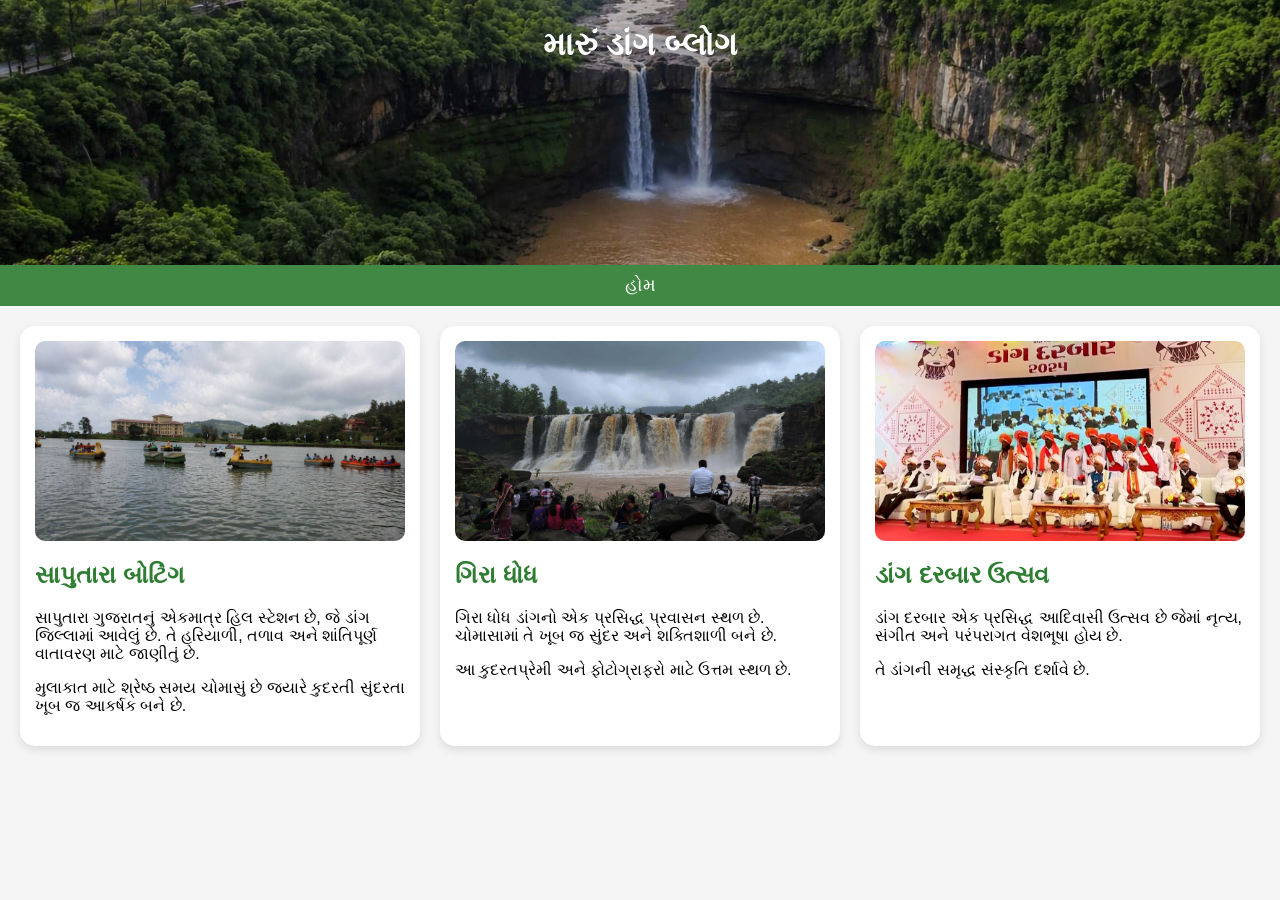
<file: blog.html>
<!DOCTYPE html>
<html lang="en">
<head>
<meta charset="UTF-8">
<meta name="viewport" content="width=device-width, initial-scale=1.0">
<meta name="google-site-verification" content="p98OnJxwH-aZrno6Wawo-xqWPZdiuAOjghtSSzNsqsw" />
<title>Maru Dang Blog</title>
<link rel="stylesheet" href="styles.css">

<style>
.lang-btn{
    position: fixed;
    top: 10px;
    right: 10px;
    background: red;
    color: white;
    padding: 8px 12px;
    border: none;
    border-radius: 8px;
}
</style>

</head>

<body>

<!-- 🌐 Language Button -->
<button onclick="toggleLanguage()" class="lang-btn" id="langBtn">ગુજરાતી</button>

<header>
    <h1 data-en="Maru Dang Blog" data-gu="મારું ડાંગ બ્લોગ">Maru Dang Blog</h1>
</header>

<nav>
    <a href="index.html" data-en="Home" data-gu="હોમ">Home</a>
</nav>

<section>

<div class="card-container">

    <!-- BLOG 1 -->
    <div class="card">
        <img src="saputaraboat.jpg">

        <h2 data-en="Saputara Boating"
            data-gu="સાપુતારા બોટિંગ">
        Saputara Hill Station
        </h2>

        <p data-en="Saputara is the only hill station in Gujarat, located in Dang district. It is famous for its greenery, lake, ropeway and peaceful environment."
           data-gu="સાપુતારા ગુજરાતનું એકમાત્ર હિલ સ્ટેશન છે, જે ડાંગ જિલ્લામાં આવેલું છે. તે હરિયાળી, તળાવ અને શાંતિપૂર્ણ વાતાવરણ માટે જાણીતું છે.">
        </p>

        <p data-en="Best time to visit is during monsoon when the natural beauty is at its peak."
           data-gu="મુલાકાત માટે શ્રેષ્ઠ સમય ચોમાસું છે જ્યારે કુદરતી સુંદરતા ખૂબ જ આકર્ષક બને છે.">
        </p>
    </div>

    <!-- BLOG 2 -->
    <div class="card">
        <img src="gira.jpg">

        <h2 data-en="Gira Waterfall"
            data-gu="ગિરા ધોધ">
        Gira Waterfall
        </h2>

        <p data-en="Gira Waterfall is one of the most popular attractions in Dang. During rainy season, the waterfall becomes very powerful and beautiful."
           data-gu="ગિરા ધોધ ડાંગનો એક પ્રસિદ્ધ પ્રવાસન સ્થળ છે. ચોમાસામાં તે ખૂબ જ સુંદર અને શક્તિશાળી બને છે.">
        </p>

        <p data-en="It is a perfect place for nature lovers and photographers."
           data-gu="આ કુદરતપ્રેમી અને ફોટોગ્રાફરો માટે ઉત્તમ સ્થળ છે.">
        </p>
    </div>

    <!-- BLOG 3 -->
    <div class="card">
        <img src="festival.jpg">

        <h2 data-en="Dang Darbar Festival"
            data-gu="ડાંગ દરબાર ઉત્સવ">
        Dang Darbar Festival
        </h2>

        <p data-en="Dang Darbar is a famous tribal festival celebrated with dance, music and traditional attire."
           data-gu="ડાંગ દરબાર એક પ્રસિદ્ધ આદિવાસી ઉત્સવ છે જેમાં નૃત્ય, સંગીત અને પરંપરાગત વેશભૂષા હોય છે.">
        </p>

        <p data-en="It reflects the rich cultural heritage of Dang."
           data-gu="તે ડાંગની સમૃદ્ધ સંસ્કૃતિ દર્શાવે છે.">
        </p>
    </div>

</div>

</section>

<!-- 🌐 Language Script -->
<script id="l0h0gk">
let currentLang = "gu"; // ✅ Default Gujarati

function setLanguage(lang) {
    currentLang = lang;

    document.querySelectorAll("[data-en]").forEach(el => {
        el.innerText = el.getAttribute(`data-${lang}`);
    });

    // Button text change
    document.querySelector(".lang-btn").innerText = 
        lang === "gu" ? "English" : "ગુજરાતી";
}

// Toggle function
function toggleLanguage() {
    if (currentLang === "gu") {
        setLanguage("en");
    } else {
        setLanguage("gu");
    }
}

// ✅ Page load થાય ત્યારે Gujarati set કરવું
window.onload = function () {
    setLanguage("gu");
};
</script>

</body>
</html>
</file>
<file: styles.css>
/* 🌿 General */
body {
    margin: 0;
    font-family: Arial, sans-serif;
    background: #f5f5f5;
}

/* 🌿 Header */
header {
    position: relative;
    color: white;
    text-align: center;

    display: flex;
    flex-direction: column;
    justify-content: flex-start; 

    padding-top: 5px;   
    padding-bottom: 10px;
    height: 250px;      
}

/* Background Image */
header::before {
    content: "";
    position: absolute;
    inset: 0;

    background: linear-gradient(rgba(0,0,0,0.2), rgba(0,0,0,0.2)),
                url('girmal.jpg');

    background-size: cover;
    background-position: center;
}
/* Content above background */
header * {
    position: relative;
    z-index: 1;
}

/* 🌿 Navbar */
nav {
    background: rgba(46,125,50,0.9);
    display: flex;
    flex-wrap: wrap;
    justify-content: center;
}

nav a {
    color: white;
    padding: 10px 15px;
    text-decoration: none;
    font-size: 18px;
}

nav a:hover {
    background: rgba(255,255,255,0.2);
    border-radius: 5px;
}

/* 🌿 Section */
section {
    padding: 20px;
}

h2 {
    color: #2e7d32;
}

/* 🌿 Card Container (GRID FIX) */
.card-container {
    display: grid;
    grid-template-columns: repeat(auto-fit, minmax(250px, 1fr));
    gap: 20px;
}

/* 🌿 Card */
.card {
    background: white;
    padding: 15px;
    border-radius: 15px;
    box-shadow: 0 4px 10px rgba(0,0,0,0.1);
    overflow: hidden;
}

/* 🌿 SAME SIZE IMAGES */
.card img {
    width: 100%;
    height: 200px;
    object-fit: cover;
    border-radius: 10px;
    display: block;
}

/* 🌿 Gallery */
.gallery-container {
    display: grid;
    grid-template-columns: repeat(auto-fit, minmax(120px, 1fr));
    gap: 10px;
}

.gallery-container img {
    width: 100%;
    height: 120px;
    object-fit: cover;
    border-radius: 10px;
}

/* 🌿 Contact */
#contact {
    background: #f4f4f4;
    text-align: center;
    border-radius: 10px;
    padding: 20px;
}

/* 🌿 Mobile Responsive */
@media (max-width: 600px) {
    header {
        padding: 60px 15px;
    }

    nav a {
        font-size: 12px;
        padding: 8px;
    }

    .card img {
        height: 180px;
    }
header h1 {
    margin-top: 0;
    header h1 {
    font-size: 40px;   
    font-weight: bold;
}
@media (max-width: 768px) {
    header {
        height: 200px;
    }
}
/* Tagline bottom fix */
@media (max-width: 600px) {
    header {
        height: 200px;
    }

    header p {
        font-size: 16px;
    }
}
</file>
